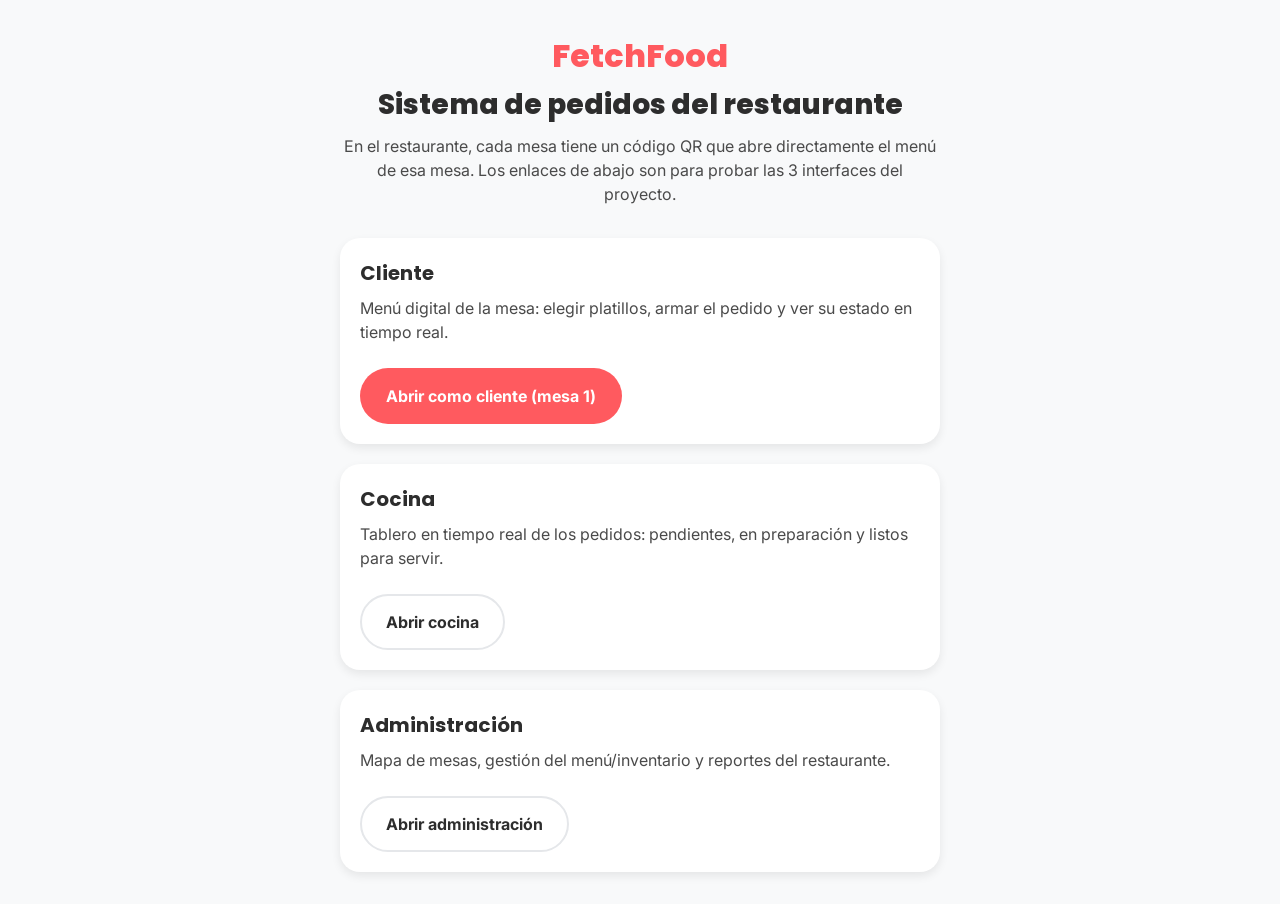
<file: templates/index.html>
<!DOCTYPE html>
<html lang="es">
<head>
    <meta charset="UTF-8">
    <meta name="viewport" content="width=device-width, initial-scale=1.0">
    <title>FetchFood</title>
    <link rel="stylesheet" href="/static/css/style.css">
    <style>
        .inicio { max-width: 640px; margin: 0 auto; padding: var(--space-5) var(--space-3); text-align: center; }
        .inicio__logo { font-family: var(--font-titulos); font-weight: 800; color: var(--color-acento); font-size: 2rem; margin-bottom: 4px; }
        .inicio__lista { display: grid; gap: var(--space-3); margin-top: var(--space-5); text-align: left; }
        .inicio__tarjeta { background: var(--color-superficie); border-radius: var(--radio-tarjeta); box-shadow: var(--sombra-tarjeta); padding: var(--space-3); }
        .inicio__tarjeta a.btn { margin-top: var(--space-2); }
    </style>
</head>
<body>
<a class="skip-link" href="#contenido-principal">Saltar al contenido</a>
<main class="inicio" id="contenido-principal">
    <p class="inicio__logo">FetchFood</p>
    <h1>Sistema de pedidos del restaurante</h1>
    <p>En el restaurante, cada mesa tiene un código QR que abre directamente el menú de esa mesa. Los enlaces de abajo son para probar las 3 interfaces del proyecto.</p>

    <div class="inicio__lista">
        <article class="inicio__tarjeta">
            <h2> Cliente</h2>
            <p>Menú digital de la mesa: elegir platillos, armar el pedido y ver su estado en tiempo real.</p>
            <a class="btn btn-primario" href="/cliente?mesa=1">Abrir como cliente (mesa 1)</a>
        </article>
        <article class="inicio__tarjeta">
            <h2>Cocina</h2>
            <p>Tablero en tiempo real de los pedidos: pendientes, en preparación y listos para servir.</p>
            <a class="btn btn-secundario" href="/cocina">Abrir cocina</a>
        </article>
        <article class="inicio__tarjeta">
            <h2> Administración</h2>
            <p>Mapa de mesas, gestión del menú/inventario y reportes del restaurante.</p>
            <a class="btn btn-secundario" href="/admin">Abrir administración</a>
        </article>
    </div>
</main>
</body>
</html>
</file>
<file: static/css/style.css>
/* FetchFood UI KIT, Diseno de todo */

@import url('https://fonts.googleapis.com/css2?family=Poppins:wght@600;700;800&family=Inter:wght@400;500;600;700&display=swap');

:root {
  
  --color-fondo: #F8F9FA;
  --color-superficie: #FFFFFF;
  --color-acento: #FF5A5F;
  --color-acento-hover: #E9484D;
  --color-acento-texto: #FFFFFF;

  /* --- Estados del negocio  --- */
  --estado-libre-bg: #B5E5A4;
  --estado-libre-texto: #1E4620;
  --estado-reservada-bg: #99C5FF;
  --estado-reservada-texto: #0B3D91;
  --estado-ocupada-bg: #FF9E9E;
  --estado-ocupada-texto: #7A1212;

  /* --- Texto --- */
  --texto-titulo: #2D2D2D;
  --texto-cuerpo: #4A4A4A;
  --texto-cuerpo-claro: #6C757D;
  --texto-sobre-oscuro: #F8F9FA;

  /* --- Bordes / superficies --- */
  --radio-pill: 50px;
  --radio-tarjeta: 20px;
  --radio-chip: 14px;
  --sombra-tarjeta: 0 4px 10px rgba(0, 0, 0, 0.08);
  --sombra-flotante: 0 -4px 16px rgba(0, 0, 0, 0.12);
  --borde-sutil: 1px solid #E5E7EA;

  /* --- Espaciado --- */
  --space-1: 8px;
  --space-2: 16px;
  --space-3: 20px;
  --space-4: 24px;
  --space-5: 32px;

  /* --- Tipografíia --- */
  --font-titulos: 'Poppins', 'Segoe UI', sans-serif;
  --font-cuerpo: 'Inter', 'Segoe UI', sans-serif;
  --h1: 1.75rem;
  --h2: 1.25rem;
  --h3: 1.125rem;
  --body: 1rem;
  --caption: 0.875rem;

  /* --- Foco accesible --- */
  --anillo-foco: 3px solid #0B3D91;
  --anillo-foco-offset: 2px;

  /* --- Cocina / admin --- */
  --gap-grid-movil: 16px;
  --gap-grid-desktop: 24px;
  --col-pendiente: #FFE3E3;
  --col-preparando: #E4EEFF;
  --col-listo: #E5F6DF;
}

/* =========================================================
   RESET Y BASE
   ========================================================= */
*,
*::before,
*::after {
  box-sizing: border-box;
}

html {
  scroll-behavior: smooth;
}

body {
  font-family: var(--font-cuerpo);
  background-color: var(--color-fondo);
  color: var(--texto-cuerpo);
  margin: 0;
  font-size: var(--body);
  line-height: 1.5;
  -webkit-font-smoothing: antialiased;
}

h1,
h2,
h3,
h4 {
  font-family: var(--font-titulos);
  color: var(--texto-titulo);
  margin: 0 0 var(--space-1) 0;
}

h1 {
  font-size: var(--h1);
  font-weight: 800;
}

h2 {
  font-size: var(--h2);
  font-weight: 700;
}

h3 {
  font-size: var(--h3);
  font-weight: 600;
}

p {
  margin: 0 0 var(--space-1) 0;
}

img {
  max-width: 100%;
  display: block;
}

button,
input,
select,
textarea {
  font-family: inherit;
  font-size: inherit;
}

a {
  color: var(--color-acento);
}

/* Foco visible SIEMPRE (WCAG 2.4.7) */
:focus-visible {
  outline: var(--anillo-foco);
  outline-offset: var(--anillo-foco-offset);
  border-radius: 4px;
}

.sr-only {
  position: absolute;
  width: 1px;
  height: 1px;
  padding: 0;
  margin: -1px;
  overflow: hidden;
  clip: rect(0, 0, 0, 0);
  white-space: nowrap;
  border: 0;
}

.skip-link {
  position: absolute;
  left: var(--space-2);
  top: -60px;
  background: var(--color-acento);
  color: #fff;
  padding: 10px 18px;
  border-radius: var(--radio-chip);
  z-index: 1000;
  transition: top .2s ease;
  font-weight: 600;
}

.skip-link:focus {
  top: var(--space-2);
}

@media (prefers-reduced-motion: reduce) {
  *,
  *::before,
  *::after {
    animation-duration: 0.001ms !important;
    animation-iteration-count: 1 !important;
    transition-duration: 0.001ms !important;
    scroll-behavior: auto !important;
  }
}

/* =========================================================
   BOTONES
   ========================================================= */
.btn {
  display: inline-flex;
  align-items: center;
  justify-content: center;
  gap: 8px;
  min-height: 48px;
  padding: 14px 24px;
  border: 2px solid transparent;
  border-radius: var(--radio-pill);
  font-weight: 700;
  font-size: var(--body);
  cursor: pointer;
  text-decoration: none;
  transition: transform .08s ease, background-color .15s ease, box-shadow .15s ease;
  touch-action: manipulation;
}

.btn:active {
  transform: scale(0.97);
}

.btn:disabled,
.btn[aria-disabled="true"] {
  opacity: 0.55;
  cursor: not-allowed;
  pointer-events: none;
}

.btn-primario {
  background-color: var(--color-acento);
  color: var(--color-acento-texto);
}

.btn-primario:hover {
  background-color: var(--color-acento-hover);
}

.btn-secundario {
  background-color: var(--color-superficie);
  color: var(--texto-titulo);
  border-color: #E5E7EA;
}

.btn-secundario:hover {
  background-color: #F1F2F4;
}

.btn-fantasma {
  background-color: transparent;
  color: var(--texto-titulo);
  border-color: transparent;
}

.btn-fantasma:hover {
  background-color: rgba(0, 0, 0, 0.05);
}

.btn-block {
  width: 100%;
}

.btn-sm {
  min-height: 40px;
  padding: 8px 16px;
  font-size: var(--caption);
}

.btn-icono {
  min-width: 48px;
  padding: 12px;
}

/* =========================================================
   CHIPS / BADGES DE ESTADO
   ========================================================= */
.badge {
  display: inline-flex;
  align-items: center;
  gap: 6px;
  padding: 6px 14px;
  border-radius: var(--radio-pill);
  font-size: var(--caption);
  font-weight: 700;
  line-height: 1.2;
  white-space: nowrap;
}

.badge-libre {
  background: var(--estado-libre-bg);
  color: var(--estado-libre-texto);
}

.badge-reservada {
  background: var(--estado-reservada-bg);
  color: var(--estado-reservada-texto);
}

.badge-ocupada {
  background: var(--estado-ocupada-bg);
  color: var(--estado-ocupada-texto);
}

.badge-neutro {
  background: #EDEEF0;
  color: var(--texto-titulo);
}

.badge-precio {
  background: #E7F7E2;
  color: #1E5D22;
  font-weight: 800;
}

.badge-icono {
  width: 8px;
  height: 8px;
  border-radius: 50%;
  background: currentColor;
  flex: none;
}

/* =========================================================
   TARJETAS DE PLATILLO (cliente)
   ========================================================= */
.tarjeta-plato {
  background: var(--color-superficie);
  border-radius: var(--radio-tarjeta);
  box-shadow: var(--sombra-tarjeta);
  overflow: hidden;
  position: relative;
  border: var(--borde-sutil);
}

.tarjeta-plato__figura {
  margin: 0;
  aspect-ratio: 10 / 9;
  max-width: 350px;
  width: 100%;
  height: auto;
  object-fit: cover;
  border-radius: 8px;
  background: linear-gradient(135deg, #FFE1C7, #FFD1D1);
  display: flex;
  align-items: center;
  justify-content: center;
  font-size: 3rem;
}

.tarjeta-plato__cuerpo {
  padding: var(--space-3);
}

.tarjeta-plato__cabecera {
  display: flex;
  justify-content: space-between;
  align-items: flex-start;
  gap: var(--space-2);
  margin-bottom: 6px;
}

.tarjeta-plato__precio {
  font-family: var(--font-titulos);
  font-weight: 800;
  font-size: var(--h3);
  color: #1E7A2E;
  white-space: nowrap;
}

.tarjeta-plato__desc {
  color: var(--texto-cuerpo);
  font-size: var(--body);
  margin-bottom: var(--space-2);
}

.tarjeta-plato__pie {
  display: flex;
  align-items: center;
  justify-content: space-between;
  gap: var(--space-2);
}

.plato-agotado .tarjeta-plato__figura,
.plato-agotado .tarjeta-plato__cuerpo {
  filter: grayscale(60%);
  opacity: 0.65;
}

.etiqueta-agotado {
  position: absolute;
  top: var(--space-2);
  left: var(--space-2);
  background: #7A1212;
  color: #fff;
  font-weight: 700;
  font-size: var(--caption);
  padding: 5px 12px;
  border-radius: var(--radio-pill);
  z-index: 2;
}

.etiqueta-recomendado {
  position: absolute;
  top: var(--space-2);
  left: var(--space-2);
  background: #FFF3CD;
  color: #6B4E00;
  font-weight: 700;
  font-size: var(--caption);
  padding: 5px 12px;
  border-radius: var(--radio-pill);
  z-index: 2;
}

.selector-cantidad {
  display: inline-flex;
  align-items: center;
  gap: var(--space-1);
  background: var(--color-fondo);
  border-radius: var(--radio-pill);
  padding: 4px;
}

.selector-cantidad button {
  width: 40px;
  height: 40px;
  border-radius: 50%;
  border: none;
  background: var(--color-superficie);
  box-shadow: var(--sombra-tarjeta);
  font-size: 1.25rem;
  font-weight: 700;
  cursor: pointer;
  color: var(--texto-titulo);
}

.selector-cantidad output {
  min-width: 24px;
  text-align: center;
  font-weight: 700;
}

/* =========================================================
   CLIENTE — Layout general (móvil primero)
   ========================================================= */
.app-cliente {
  max-width: 560px;
  margin: 0 auto;
  min-height: 100vh;
  background: var(--color-fondo);
  padding-bottom: 96px;
  position: relative;
}

.encabezado-cliente {
  background: var(--color-superficie);
  padding: var(--space-2) var(--space-3);
  text-align: center;
  position: sticky;
  top: 0;
  z-index: 20;
  box-shadow: 0 2px 8px rgba(0, 0, 0, 0.06);
}

.encabezado-cliente__marca {
  font-family: var(--font-titulos);
  font-weight: 800;
  color: var(--color-acento);
  font-size: 1.1rem;
  letter-spacing: 0.5px;
}

.encabezado-cliente__mesa {
  margin-top: 4px;
  font-size: var(--caption);
  color: var(--texto-cuerpo);
}

.encabezado-cliente__mesa strong {
  color: var(--texto-titulo);
}

.tabs-categorias {
  display: flex;
  gap: var(--space-1);
  overflow-x: auto;
  padding: var(--space-2) var(--space-3);
  -webkit-overflow-scrolling: touch;
}

.tab-categoria {
  flex: none;
  padding: 10px 20px;
  min-height: 44px;
  border-radius: var(--radio-pill);
  border: 2px solid #E5E7EA;
  background: var(--color-superficie);
  color: var(--texto-titulo);
  font-weight: 600;
  cursor: pointer;
  white-space: nowrap;
}

.tab-categoria[aria-selected="true"] {
  background: var(--color-acento);
  border-color: var(--color-acento);
  color: #fff;
}

.seccion-platos {
  padding: 0 var(--space-3) var(--space-4);
}

.seccion-platos h2 {
  padding-top: var(--space-2);
}

.grilla-platos {
  display: grid;
  grid-template-columns: 1fr;
  gap: var(--space-4);
}

.barra-carrito {
  position: fixed;
  left: 50%;
  transform: translateX(-50%);
  bottom: var(--space-3);
  width: calc(100% - 32px);
  max-width: 528px;
  z-index: 40;
}

.barra-carrito .btn {
  width: 100%;
  justify-content: space-between;
  box-shadow: var(--sombra-flotante);
}

.barra-carrito__contador {
  background: rgba(255, 255, 255, 0.25);
  border-radius: 50%;
  min-width: 28px;
  height: 28px;
  display: inline-flex;
  align-items: center;
  justify-content: center;
  font-size: var(--caption);
}

.hoja-modal {
  position: fixed;
  inset: 0;
  z-index: 100;
  display: none;
}

.hoja-modal[data-abierta="true"] {
  display: block;
}

.hoja-modal__fondo {
  position: absolute;
  inset: 0;
  background: rgba(20, 20, 20, 0.45);
}

.hoja-modal__panel {
  position: absolute;
  left: 50%;
  bottom: 0;
  transform: translateX(-50%);
  width: 100%;
  max-width: 560px;
  max-height: 88vh;
  overflow-y: auto;
  background: var(--color-fondo);
  border-radius: 24px 24px 0 0;
  padding: var(--space-3);
  padding-bottom: calc(var(--space-4) + env(safe-area-inset-bottom, 0px));
  box-shadow: 0 -8px 24px rgba(0, 0, 0, 0.18);
}

.hoja-modal__cabecera {
  display: flex;
  align-items: center;
  justify-content: space-between;
  margin-bottom: var(--space-3);
}

.fila-pedido {
  display: grid;
  grid-template-columns: 1fr auto auto;
  gap: var(--space-2);
  align-items: center;
  background: var(--color-superficie);
  border-radius: var(--radio-chip);
  padding: var(--space-2);
  margin-bottom: var(--space-1);
}

.fila-pedido__precio {
  font-weight: 700;
  white-space: nowrap;
}

.resumen-total {
  display: flex;
  justify-content: space-between;
  align-items: center;
  font-family: var(--font-titulos);
  font-weight: 800;
  font-size: var(--h2);
  padding: var(--space-2) 4px;
  border-top: var(--borde-sutil);
  margin-top: var(--space-2);
}

.resumen-total__monto {
  color: #1E7A2E;
}

.grupo-pago {
  display: grid;
  grid-template-columns: repeat(3, 1fr);
  gap: var(--space-2);
  margin: var(--space-3) 0;
}

.opcion-pago {
  position: relative;
}

.opcion-pago input {
  position: absolute;
  opacity: 0;
  width: 100%;
  height: 100%;
  margin: 0;
  cursor: pointer;
}

.opcion-pago label {
  display: flex;
  flex-direction: column;
  align-items: center;
  gap: 6px;
  padding: var(--space-2) 8px;
  border: 2px solid #E5E7EA;
  border-radius: var(--radio-chip);
  text-align: center;
  font-size: var(--caption);
  font-weight: 600;
  min-height: 76px;
  justify-content: center;
}

.opcion-pago input:checked + label {
  border-color: var(--color-acento);
  background: #FFF1F1;
  color: var(--color-acento);
}

.opcion-pago input:focus-visible + label {
  outline: var(--anillo-foco);
  outline-offset: 2px;
}

.icono-pago {
  width: 28px;
  height: 28px;
  object-fit: contain;
}

.icono-carrito-btn {
  width: 22px;
  height: 22px;
  object-fit: contain;
  vertical-align: middle;
  filter: brightness(0) invert(1);
}

.icono-fila-boton {
  width: 18px;
  height: 18px;
  object-fit: contain;
  vertical-align: middle;
  margin-right: 4px;
}

.icono-columna-cocina {
  width: 22px;
  height: 22px;
  object-fit: contain;
  vertical-align: middle;
  margin-right: 6px;
}

.pantalla-estado {
  padding: var(--space-5) var(--space-3);
  text-align: center;
}

.pantalla-estado__icono {
  width: 84px;
  height: 84px;
  border-radius: 50%;
  margin: 0 auto var(--space-3);
  display: flex;
  align-items: center;
  justify-content: center;
  font-size: 2.5rem;
}

.pantalla-estado__icono--ok {
  background: var(--estado-libre-bg);
  color: var(--estado-libre-texto);
}

.pantalla-estado__icono--espera {
  background: var(--estado-reservada-bg);
  color: var(--estado-reservada-texto);
}

/* Cronómetro aproximado que se muestra dentro del ícono mientras el pedido se prepara */
.pantalla-estado__icono .cronometro {
  display: flex;
  flex-direction: column;
  align-items: center;
  line-height: 1;
}

.pantalla-estado__icono .cronometro-num {
  font-size: 1.6rem;
  font-weight: 800;
}

.pantalla-estado__icono .cronometro-unidad {
  font-size: 0.65rem;
  font-weight: 600;
  text-transform: lowercase;
}

.barra-progreso {
  position: fixed;
  left: 0;
  right: 0;
  bottom: 0;
  background: var(--color-superficie);
  box-shadow: var(--sombra-flotante);
  padding: 10px var(--space-3) calc(10px + env(safe-area-inset-bottom, 0px));
  z-index: 40;
  cursor: pointer;
}

.barra-progreso__rail {
  height: 6px;
  background: #E9EAEC;
  border-radius: 4px;
  margin-bottom: 8px;
  overflow: hidden;
}

.barra-progreso__relleno {
  height: 100%;
  background: var(--color-acento);
  border-radius: 4px;
  transition: width .4s ease;
}

.barra-progreso__fila {
  display: flex;
  align-items: center;
  gap: var(--space-2);
}

.barra-progreso__paso {
  flex: 1;
  display: inline-flex;
  align-items: center;
  gap: 8px;
  font-weight: 700;
  font-size: var(--caption);
}

.barra-progreso__num {
  flex-shrink: 0;
  width: 24px;
  height: 24px;
  border-radius: 50%;
  background: var(--color-fondo);
  color: var(--texto-titulo);
  display: inline-flex;
  align-items: center;
  justify-content: center;
  font-size: 0.75rem;
  border: 2px solid #D7D9DC;
  font-weight: 700;
}

.barra-progreso[data-paso="1"] .barra-progreso__num,
.barra-progreso[data-paso="2"] .barra-progreso__num,
.barra-progreso[data-paso="3"] .barra-progreso__num,
.barra-progreso[data-paso="4"] .barra-progreso__num {
  border-color: var(--color-acento);
  color: #fff;
  background: var(--color-acento);
}

/* Botón "?" de ayuda: llamar a un mesero en vez de usar la app */
.btn-ayuda {
  flex-shrink: 0;
  width: 28px;
  height: 28px;
  border-radius: 50%;
  border: 2px solid #D7D9DC;
  background: var(--color-superficie);
  color: var(--texto-cuerpo);
  font-weight: 800;
  font-size: 0.8rem;
  display: inline-flex;
  align-items: center;
  justify-content: center;
  cursor: pointer;
  padding: 0;
}

.btn-ayuda:hover {
  background: #F1F2F4;
}

/* =========================================================
   COCINA — tablero en tiempo real
   ========================================================= */
.app-cocina {
  min-height: 100vh;
  background: var(--color-fondo);
  padding: var(--space-3);
}

.encabezado-cocina {
  display: flex;
  flex-wrap: wrap;
  align-items: center;
  justify-content: space-between;
  gap: var(--space-2);
  margin-bottom: var(--space-3);
}

.encabezado-cocina__estado {
  display: inline-flex;
  align-items: center;
  gap: 8px;
  color: var(--texto-cuerpo);
  font-size: var(--caption);
}

.punto-en-vivo {
  width: 10px;
  height: 10px;
  border-radius: 50%;
  background: #2E9E44;
  flex: none;
}

.punto-en-vivo[data-pausado="true"] {
  background: #B0B3B8;
}

.tablero-cocina {
  display: grid;
  grid-template-columns: 1fr;
  gap: var(--gap-grid-movil);
}

@media (min-width: 900px) {
  .tablero-cocina {
    grid-template-columns: repeat(3, 1fr);
    gap: var(--gap-grid-desktop);
  }
}

.columna-cocina {
  border-radius: var(--radio-tarjeta);
  padding: var(--space-3);
  min-height: 200px;
}

.columna-cocina--pendiente {
  background: var(--col-pendiente);
}

.columna-cocina--preparando {
  background: var(--col-preparando);
}

.columna-cocina--listo {
  background: var(--col-listo);
}

.columna-cocina__cabecera {
  display: flex;
  align-items: center;
  justify-content: space-between;
  margin-bottom: var(--space-2);
}

.columna-cocina__contador {
  background: rgba(0, 0, 0, 0.08);
  border-radius: var(--radio-pill);
  min-width: 28px;
  height: 28px;
  display: inline-flex;
  align-items: center;
  justify-content: center;
  font-weight: 700;
  font-size: var(--caption);
}

.lista-pedidos {
  display: grid;
  gap: var(--space-2);
  list-style: none;
  margin: 0;
  padding: 0;
}

.tarjeta-pedido {
  background: var(--color-superficie);
  border-radius: var(--radio-tarjeta);
  box-shadow: var(--sombra-tarjeta);
  padding: var(--space-2);
  border-left: 6px solid var(--estado-ocupada-bg);
}

.tarjeta-pedido--preparando {
  border-left-color: var(--estado-reservada-bg);
}

.tarjeta-pedido--listo {
  border-left-color: var(--estado-libre-bg);
}

.tarjeta-pedido__cabecera {
  display: flex;
  justify-content: space-between;
  align-items: flex-start;
  gap: var(--space-1);
  margin-bottom: 8px;
}

.tarjeta-pedido__items {
  margin: 0 0 var(--space-1);
  padding-left: 1.1rem;
  font-size: var(--body);
}

.tarjeta-pedido__pie {
  display: flex;
  align-items: center;
  justify-content: space-between;
  gap: var(--space-1);
  margin-top: var(--space-1);
}

.tarjeta-pedido__tiempo {
  font-weight: 700;
  font-size: var(--caption);
  display: inline-flex;
  align-items: center;
  gap: 4px;
}

.tarjeta-pedido__tiempo--normal {
  color: #1E7A2E;
}

.tarjeta-pedido__tiempo--atencion {
  color: #916A00;
}

.tarjeta-pedido__tiempo--urgente {
  color: #B01111;
}

.estado-vacio {
  text-align: center;
  color: var(--texto-cuerpo-claro);
  padding: var(--space-3);
  font-size: var(--caption);
}

/* =========================================================
   ADMINISTRACIÓN
   ========================================================= */
.app-admin {
  display: grid;
  grid-template-columns: 1fr;
  min-height: 100vh;
}

@media (min-width: 900px) {
  .app-admin {
    grid-template-columns: 250px 1fr;
  }
}

.admin-sidebar {
  background: #EDEFF1;
  padding: var(--space-3);
  display: flex;
  flex-direction: column;
}

.admin-sidebar__marca {
  background: var(--color-superficie);
  border-radius: var(--radio-pill);
  padding: var(--space-2);
  text-align: center;
  font-family: var(--font-titulos);
  font-weight: 800;
  color: var(--color-acento);
  margin-bottom: var(--space-4);
}

.admin-nav {
  display: flex;
  flex-direction: column;
  gap: 4px;
}

.admin-nav a {
  display: flex;
  align-items: center;
  padding: 12px var(--space-2);
  border-radius: var(--radio-chip);
  color: var(--texto-titulo);
  font-weight: 600;
  text-decoration: none;
  min-height: 44px;
}

.admin-nav a:hover {
  background: rgba(0, 0, 0, 0.05);
}

.admin-nav a[aria-current="page"] {
  background: var(--color-superficie);
  box-shadow: var(--sombra-tarjeta);
  color: var(--color-acento);
}

.admin-sidebar__salir {
  margin-top: auto;
}

.admin-contenido {
  padding: var(--space-3);
}

@media (min-width: 900px) {
  .admin-contenido {
    padding: var(--space-4);
  }
}

.admin-encabezado {
  display: flex;
  flex-wrap: wrap;
  gap: var(--space-2);
  align-items: center;
  justify-content: space-between;
  margin-bottom: var(--space-3);
}

.admin-encabezado__titulo {
  background: #EDEFF1;
  padding: var(--space-2) var(--space-4);
  border-radius: var(--radio-pill);
}

.panel-admin {
  background: #EDEFF1;
  border-radius: var(--radio-tarjeta);
  padding: var(--space-3);
}

.leyenda-mesas {
  display: flex;
  flex-wrap: wrap;
  gap: var(--space-3);
  background: var(--color-superficie);
  border-radius: var(--radio-pill);
  padding: 10px var(--space-3);
  margin-bottom: var(--space-3);
  width: fit-content;
}

.leyenda-mesas__item {
  display: inline-flex;
  align-items: center;
  gap: 8px;
  font-size: var(--caption);
  font-weight: 600;
}

.leyenda-mesas__punto {
  width: 16px;
  height: 16px;
  border-radius: 50%;
  flex: none;
}

.leyenda-mesas__punto--libre {
  background: var(--estado-libre-bg);
}

.leyenda-mesas__punto--reservada {
  background: var(--estado-reservada-bg);
}

.leyenda-mesas__punto--ocupada {
  background: var(--estado-ocupada-bg);
}

.grilla-mesas {
  display: grid;
  grid-template-columns: repeat(auto-fill, minmax(120px, 1fr));
  gap: var(--gap-grid-movil);
}

@media (min-width: 900px) {
  .grilla-mesas {
    gap: var(--gap-grid-desktop);
  }
}

.boton-mesa {
  min-height: 96px;
  border-radius: var(--radio-tarjeta);
  border: none;
  font-weight: 800;
  font-family: var(--font-titulos);
  font-size: var(--h3);
  cursor: pointer;
  display: flex;
  flex-direction: column;
  align-items: center;
  justify-content: center;
  gap: 4px;
}

.boton-mesa--libre {
  background: var(--estado-libre-bg);
  color: var(--estado-libre-texto);
}

.boton-mesa--reservada {
  background: var(--estado-reservada-bg);
  color: var(--estado-reservada-texto);
}

.boton-mesa--ocupada {
  background: var(--estado-ocupada-bg);
  color: var(--estado-ocupada-texto);
}

.boton-mesa span.caption {
  font-size: var(--caption);
  font-weight: 600;
  font-family: var(--font-cuerpo);
}

.tabla-envoltorio {
  background: var(--color-superficie);
  border-radius: var(--radio-tarjeta);
  overflow: hidden;
  box-shadow: var(--sombra-tarjeta);
  overflow-x: auto;
}

table.tabla-datos {
  width: 100%;
  border-collapse: collapse;
}

.tabla-datos caption {
  text-align: left;
  padding: var(--space-2);
  font-weight: 700;
}

.tabla-datos th,
.tabla-datos td {
  text-align: left;
  padding: 14px var(--space-2);
  border-bottom: var(--borde-sutil);
}

.tabla-datos th {
  font-family: var(--font-titulos);
  font-size: var(--caption);
  text-transform: uppercase;
  letter-spacing: .04em;
  color: var(--texto-cuerpo);
}

.tabla-datos tbody tr:hover {
  background: #FAFBFC;
}

.tabla-datos td.num,
.tabla-datos th.num {
  text-align: right;
}

.stock-critico {
  color: #B01111;
  font-weight: 700;
  background: #FDE6E6;
  padding: 3px 10px;
  border-radius: var(--radio-pill);
}

.stock-agotado {
  color: #7A1212;
  font-weight: 700;
  background: #F6C9C9;
  padding: 3px 10px;
  border-radius: var(--radio-pill);
}

.stock-ok {
  color: #1E7A2E;
  font-weight: 700;
}

.barra-acciones-tabla {
  display: flex;
  flex-wrap: wrap;
  gap: var(--space-2);
  margin-bottom: var(--space-3);
}

.grilla-reportes {
  display: grid;
  grid-template-columns: 1fr;
  gap: var(--space-3);
}

@media (min-width: 900px) {
  .grilla-reportes {
    grid-template-columns: 1.1fr 0.9fr;
  }
}

.grafica-barras {
  display: grid;
  gap: var(--space-2);
  padding: var(--space-2) 0;
}

.grafica-barras__fila {
  display: grid;
  grid-template-columns: 140px 1fr auto;
  align-items: center;
  gap: var(--space-2);
}

.grafica-barras__pista {
  background: #E1E3E6;
  border-radius: var(--radio-pill);
  height: 18px;
  overflow: hidden;
}

.grafica-barras__relleno {
  height: 100%;
  background: var(--color-acento);
  border-radius: var(--radio-pill);
}

.modal-admin__panel {
  max-width: 420px;
  margin: auto;
  top: 8vh;
  bottom: auto;
  border-radius: var(--radio-tarjeta);
}

.campo {
  margin-bottom: var(--space-2);
}

.campo label {
  display: block;
  font-weight: 600;
  margin-bottom: 6px;
}

.campo input,
.campo select,
.campo textarea {
  width: 100%;
  padding: 12px 14px;
  border: 2px solid #E5E7EA;
  border-radius: var(--radio-chip);
  min-height: 44px;
}

.campo input:focus-visible,
.campo select:focus-visible,
.campo textarea:focus-visible {
  outline: var(--anillo-foco);
  outline-offset: 1px;
  border-color: transparent;
}

.aviso-tecnico {
  background: #FFF7E0;
  border: 1px solid #F0D68A;
  color: #6B4E00;
  padding: var(--space-2);
  border-radius: var(--radio-chip);
  font-size: var(--caption);
  margin-bottom: var(--space-2);
}

.toast-region {
  position: fixed;
  right: var(--space-3);
  bottom: var(--space-3);
  z-index: 200;
  display: grid;
  gap: 8px;
}

.toast {
  background: var(--texto-titulo);
  color: #fff;
  padding: 12px 18px;
  border-radius: var(--radio-chip);
  box-shadow: var(--sombra-tarjeta);
  font-size: var(--caption);
  font-weight: 600;
}

.oculto {
  display: none !important;
}

.solo-md {
  display: none;
}

@media (min-width: 900px) {
  .solo-md {
    display: block;
  }
}

/* ===== QR de mesa (panel admin) ===== */
.separador-modal {
  border: none;
  border-top: 1px solid #E5E7EA;
  margin: 20px 0;
}

.bloque-qr {
  text-align: center;
}

.bloque-qr h3 {
  margin-bottom: 4px;
}

.bloque-qr .texto-ayuda {
  color: var(--texto-secundario, #6B7280);
  font-size: var(--caption);
  margin-bottom: 12px;
}

.contenedor-qr {
  display: flex;
  justify-content: center;
  padding: 12px;
  background: #fff;
  border-radius: var(--radio-chip);
  margin-bottom: 12px;
}

.icono-paso {
  width: 18px;
  height: 18px;
  object-fit: contain;
  vertical-align: middle;
  margin-right: 6px;
}

.icono-estado-grande {
  width: 44px;
  height: 44px;
  object-fit: contain;
}

/* Cuando el carrito y la barra de progreso están visibles a la vez
   (agregando platillos a un pedido activo), subimos el carrito para
   que no se tapen entre sí. */
.barra-carrito.sobre-progreso {
  bottom: 84px;
}

.resumen-pedido {
  text-align: left;
  margin: var(--space-3) 0;
  background: var(--color-superficie);
  border-radius: var(--radio-chip);
  padding: var(--space-2) var(--space-3);
}

.resumen-pedido__titulo {
  font-size: var(--body);
  margin-bottom: 6px;
}

.resumen-pedido__lista {
  list-style: none;
  padding: 0;
  margin: 0;
}

.resumen-pedido__lista li {
  display: flex;
  justify-content: space-between;
  gap: var(--space-2);
  padding: 6px 0;
  border-bottom: var(--borde-sutil);
  font-size: var(--body);
}

.resumen-pedido__lista li:last-child {
  border-bottom: none;
}

.resumen-pedido__total {
  display: flex;
  justify-content: space-between;
  font-weight: 800;
  margin-top: var(--space-1);
  padding-top: 6px;
}

.tarjeta-plato__imagen {
  width: 100%;
  height: 100%;
  object-fit: cover;
}
</file>
